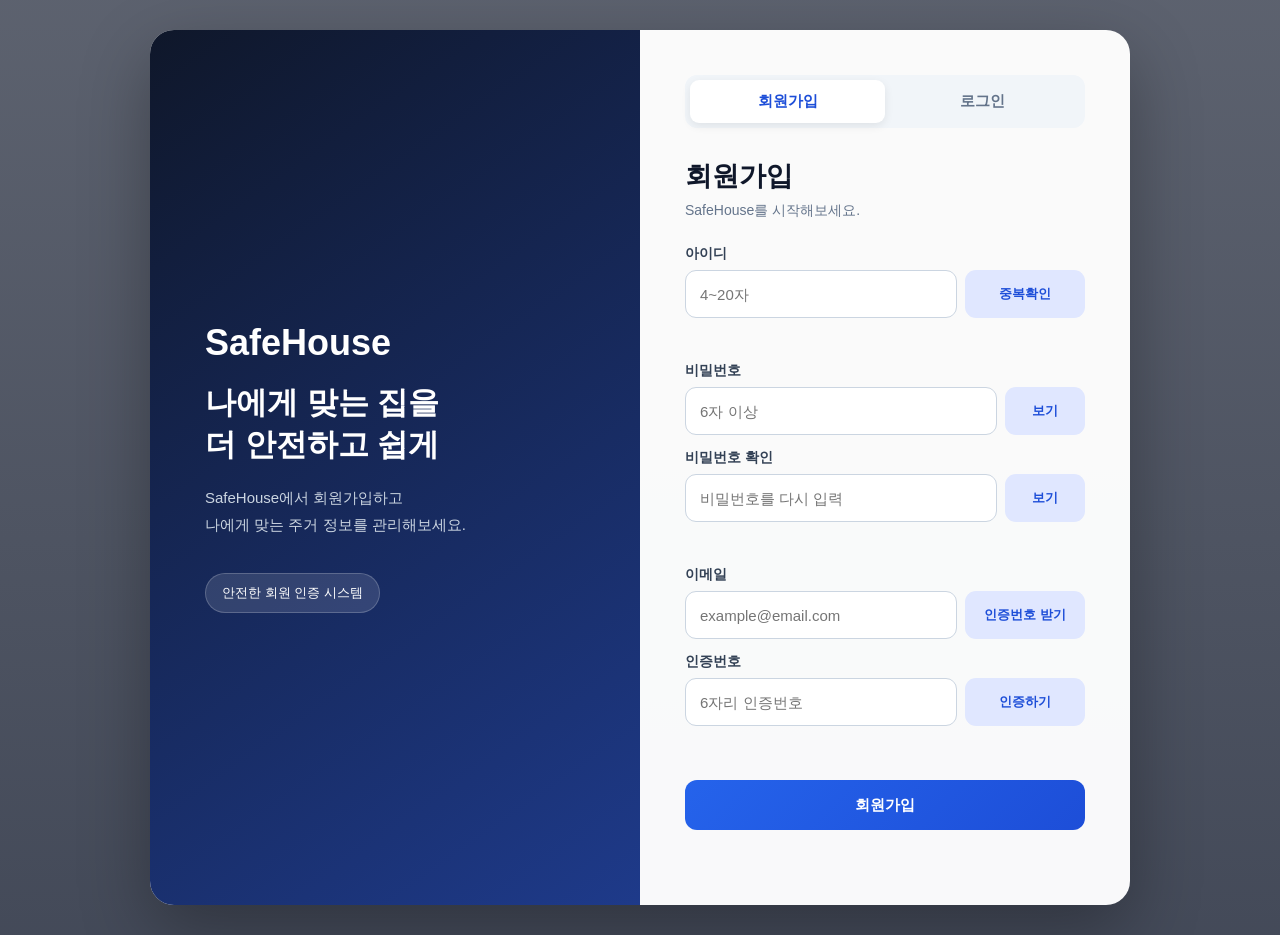
<file: src/main/resources/static/index.html>
<!DOCTYPE html>
<html lang="ko">

<head>
    <meta charset="UTF-8">
    <meta name="viewport" content="width=device-width, initial-scale=1.0">
    <title>SafeHouse</title>

    <style>
        * {
            box-sizing: border-box;
            margin: 0;
            padding: 0;
        }

        body {
            font-family: Arial, sans-serif;
            min-height: 100vh;
            background:
                linear-gradient(
                    rgba(15, 23, 42, 0.68),
                    rgba(15, 23, 42, 0.78)
                ),
                url("https://images.unsplash.com/photo-1564013799919-ab600027ffc6?auto=format&fit=crop&w=1600&q=80");
            background-size: cover;
            background-position: center;
            display: flex;
            align-items: center;
            justify-content: center;
            padding: 30px;
        }

        .container {
            width: 100%;
            max-width: 980px;
            min-height: 620px;
            display: grid;
            grid-template-columns: 1fr 1fr;
            background: rgba(255, 255, 255, 0.97);
            border-radius: 24px;
            overflow: hidden;
            box-shadow: 0 25px 70px rgba(0, 0, 0, 0.30);
        }

        .intro {
            padding: 55px;
            background:
                linear-gradient(
                    145deg,
                    #0f172a,
                    #1e3a8a
                );
            color: white;
            display: flex;
            flex-direction: column;
            justify-content: center;
        }

        .logo {
            font-size: 36px;
            font-weight: 800;
            margin-bottom: 18px;
        }

        .intro h2 {
            font-size: 31px;
            line-height: 1.35;
            margin-bottom: 18px;
        }

        .intro p {
            color: #cbd5e1;
            line-height: 1.8;
            font-size: 15px;
        }

        .badge {
            margin-top: 35px;
            display: inline-block;
            width: fit-content;
            padding: 10px 16px;
            background: rgba(255, 255, 255, 0.12);
            border: 1px solid rgba(255, 255, 255, 0.2);
            border-radius: 999px;
            font-size: 13px;
        }

        .form-area {
            padding: 45px;
            overflow-y: auto;
        }

        .tabs {
            display: flex;
            background: #f1f5f9;
            border-radius: 12px;
            padding: 5px;
            margin-bottom: 30px;
        }

        .tab {
            flex: 1;
            border: none;
            background: transparent;
            padding: 12px;
            border-radius: 9px;
            cursor: pointer;
            font-size: 15px;
            font-weight: 700;
            color: #64748b;
        }

        .tab.active {
            background: white;
            color: #1d4ed8;
            box-shadow: 0 3px 10px rgba(0, 0, 0, 0.08);
        }

        .form-section {
            display: none;
        }

        .form-section.active {
            display: block;
        }

        h1 {
            font-size: 27px;
            color: #0f172a;
            margin-bottom: 8px;
        }

        .subtitle {
            font-size: 14px;
            color: #64748b;
            margin-bottom: 25px;
        }

        .label {
            display: block;
            margin-top: 14px;
            margin-bottom: 7px;
            color: #334155;
            font-size: 14px;
            font-weight: 700;
        }

        input {
            width: 100%;
            height: 48px;
            border: 1px solid #cbd5e1;
            border-radius: 11px;
            padding: 0 14px;
            font-size: 15px;
            outline: none;
            transition: 0.2s;
        }

        input:focus {
            border-color: #2563eb;
            box-shadow: 0 0 0 3px rgba(37, 99, 235, 0.12);
        }

        .username-row {
            display: grid;
            grid-template-columns: 1fr 120px;
            gap: 8px;
        }

        .password-row {
            display: grid;
            grid-template-columns: 1fr 80px;
            gap: 8px;
        }

        .email-row {
            display: grid;
            grid-template-columns: 1fr 120px;
            gap: 8px;
        }

        .code-row {
            display: grid;
            grid-template-columns: 1fr 120px;
            gap: 8px;
        }

        button {
            border: none;
            cursor: pointer;
        }

        .small-btn {
            height: 48px;
            border-radius: 11px;
            background: #e0e7ff;
            color: #1d4ed8;
            font-weight: 700;
        }

        .small-btn:hover {
            background: #c7d2fe;
        }

        .main-btn {
            width: 100%;
            height: 50px;
            margin-top: 24px;
            border-radius: 12px;
            background:
                linear-gradient(
                    135deg,
                    #2563eb,
                    #1d4ed8
                );
            color: white;
            font-size: 15px;
            font-weight: 800;
            transition: 0.2s;
        }

        .main-btn:hover {
            transform: translateY(-1px);
            box-shadow:
                0 8px 18px rgba(37, 99, 235, 0.25);
        }

        .naver-btn {
            width: 100%;
            height: 50px;
            margin-top: 12px;
            border-radius: 12px;
            background: #03c75a;
            color: white;
            font-size: 15px;
            font-weight: 800;
            transition: 0.2s;
        }

        .naver-btn:hover {
            opacity: 0.9;
            transform: translateY(-1px);
        }

        .divider {
            display: flex;
            align-items: center;
            margin-top: 20px;
            margin-bottom: 8px;
            color: #94a3b8;
            font-size: 12px;
        }

        .divider::before,
        .divider::after {
            content: "";
            flex: 1;
            height: 1px;
            background: #e2e8f0;
        }

        .divider span {
            padding: 0 12px;
        }

        .message {
            min-height: 20px;
            margin-top: 10px;
            font-size: 13px;
            color: #475569;
        }

        .success {
            color: #15803d;
        }

        .error {
            color: #dc2626;
        }

        @media (max-width: 800px) {
            .container {
                grid-template-columns: 1fr;
                max-width: 520px;
            }

            .intro {
                padding: 35px;
            }

            .form-area {
                padding: 35px;
            }
        }
    </style>
</head>

<body>

<div class="container">

    <div class="intro">

        <div class="logo">
            SafeHouse
        </div>

        <h2>
            나에게 맞는 집을<br>
            더 안전하고 쉽게
        </h2>

        <p>
            SafeHouse에서 회원가입하고<br>
            나에게 맞는 주거 정보를 관리해보세요.
        </p>

        <div class="badge">
            안전한 회원 인증 시스템
        </div>

    </div>


    <div class="form-area">

        <div class="tabs">

            <button
                class="tab active"
                onclick="showSignup()">

                회원가입

            </button>

            <button
                class="tab"
                onclick="showLogin()">

                로그인

            </button>

        </div>


        <!-- 회원가입 -->

        <div
            id="signupSection"
            class="form-section active">

            <h1>
                회원가입
            </h1>

            <p class="subtitle">
                SafeHouse를 시작해보세요.
            </p>


            <!-- 아이디 -->

            <label class="label">
                아이디
            </label>

            <div class="username-row">

                <input
                    id="signupUsername"
                    placeholder="4~20자"
                    oninput="resetUsernameCheck()">

                <button
                    type="button"
                    class="small-btn"
                    onclick="checkUsername()">

                    중복확인

                </button>

            </div>

            <div
                id="usernameMessage"
                class="message">
            </div>


            <!-- 비밀번호 -->

            <label class="label">
                비밀번호
            </label>

            <div class="password-row">

                <input
                    id="signupPassword"
                    type="password"
                    placeholder="6자 이상"
                    oninput="checkPasswordMatch()">

                <button
                    type="button"
                    class="small-btn"
                    onclick="toggleSignupPassword(event)">

                    보기

                </button>

            </div>


            <!-- 비밀번호 확인 -->

            <label class="label">
                비밀번호 확인
            </label>

            <div class="password-row">

                <input
                    id="signupPasswordConfirm"
                    type="password"
                    placeholder="비밀번호를 다시 입력"
                    oninput="checkPasswordMatch()">

                <button
                    type="button"
                    class="small-btn"
                    onclick="toggleSignupPasswordConfirm(event)">

                    보기

                </button>

            </div>

            <div
                id="passwordMessage"
                class="message">
            </div>


            <!-- 이메일 -->

            <label class="label">
                이메일
            </label>

            <div class="email-row">

                <input
                    id="signupEmail"
                    type="email"
                    placeholder="example@email.com">

                <button
                    type="button"
                    class="small-btn"
                    onclick="sendVerificationCode()">

                    인증번호 받기

                </button>

            </div>


            <!-- 인증번호 -->

            <label class="label">
                인증번호
            </label>

            <div class="code-row">

                <input
                    id="verificationCode"
                    placeholder="6자리 인증번호">

                <button
                    type="button"
                    class="small-btn"
                    onclick="verifyEmail()">

                    인증하기

                </button>

            </div>

            <div
                id="emailMessage"
                class="message">
            </div>


            <button
                class="main-btn"
                onclick="signup()">

                회원가입

            </button>

            <div
                id="signupMessage"
                class="message">
            </div>

        </div>


        <!-- 로그인 -->

        <div
            id="loginSection"
            class="form-section">

            <h1>
                로그인
            </h1>

            <p class="subtitle">
                SafeHouse에 다시 오신 것을 환영합니다.
            </p>


            <label class="label">
                아이디
            </label>

            <input
                id="loginUsername"
                placeholder="아이디">


            <label class="label">
                비밀번호
            </label>

            <div class="password-row">

                <input
                    id="loginPassword"
                    type="password"
                    placeholder="비밀번호">

                <button
                    type="button"
                    class="small-btn"
                    onclick="toggleLoginPassword(event)">

                    보기

                </button>

            </div>


            <button
                class="main-btn"
                onclick="login()">

                로그인

            </button>


            <div class="divider">
                <span>또는</span>
            </div>


            <button
                class="naver-btn"
                onclick="naverLogin()">

                네이버로 로그인

            </button>


            <div
                id="loginMessage"
                class="message">
            </div>

        </div>

    </div>

</div>


<script>

let usernameChecked = false;


// 회원가입 화면

function showSignup() {

    document
        .getElementById("signupSection")
        .classList.add("active");

    document
        .getElementById("loginSection")
        .classList.remove("active");

    document
        .querySelectorAll(".tab")[0]
        .classList.add("active");

    document
        .querySelectorAll(".tab")[1]
        .classList.remove("active");
}


// 로그인 화면

function showLogin() {

    document
        .getElementById("loginSection")
        .classList.add("active");

    document
        .getElementById("signupSection")
        .classList.remove("active");

    document
        .querySelectorAll(".tab")[1]
        .classList.add("active");

    document
        .querySelectorAll(".tab")[0]
        .classList.remove("active");
}


// 메시지 표시

function setMessage(
    elementId,
    message,
    success
) {

    const element =
        document.getElementById(elementId);

    element.innerText = message || "";

    element.classList.remove(
        "success",
        "error"
    );

    element.classList.add(
        success ? "success" : "error"
    );
}


// 아이디가 변경되면 중복확인 취소

function resetUsernameCheck() {

    usernameChecked = false;

    const message =
        document.getElementById(
            "usernameMessage"
        );

    message.innerText = "";
}


// 아이디 중복 확인

async function checkUsername() {

    const username =
        document
            .getElementById(
                "signupUsername"
            )
            .value
            .trim();

    if (username.length < 4) {

        usernameChecked = false;

        setMessage(
            "usernameMessage",
            "아이디는 4자 이상 입력해주세요.",
            false
        );

        return;
    }

    if (username.length > 20) {

        usernameChecked = false;

        setMessage(
            "usernameMessage",
            "아이디는 20자 이하로 입력해주세요.",
            false
        );

        return;
    }

    try {

        const response =
            await fetch(
                "/api/users/check-username?username="
                + encodeURIComponent(username)
            );

        const data =
            await response.json();

        if (
            response.ok
            && data.success
            && data.data
            && data.data.available
        ) {

            usernameChecked = true;

            setMessage(
                "usernameMessage",
                data.message ||
                    "사용 가능한 아이디입니다.",
                true
            );

        } else {

            usernameChecked = false;

            setMessage(
                "usernameMessage",
                data.message ||
                    "이미 사용 중인 아이디입니다.",
                false
            );
        }

    } catch (error) {

        usernameChecked = false;

        setMessage(
            "usernameMessage",
            "아이디 중복확인 중 오류가 발생했습니다.",
            false
        );
    }
}


// 회원가입 비밀번호 보기 / 숨기기

function toggleSignupPassword(event) {

    const passwordInput =
        document.getElementById(
            "signupPassword"
        );

    const button =
        event.currentTarget;

    if (passwordInput.type === "password") {

        passwordInput.type = "text";

        button.innerText = "숨기기";

    } else {

        passwordInput.type = "password";

        button.innerText = "보기";
    }
}


// 비밀번호 확인 보기 / 숨기기

function toggleSignupPasswordConfirm(event) {

    const passwordInput =
        document.getElementById(
            "signupPasswordConfirm"
        );

    const button =
        event.currentTarget;

    if (passwordInput.type === "password") {

        passwordInput.type = "text";

        button.innerText = "숨기기";

    } else {

        passwordInput.type = "password";

        button.innerText = "보기";
    }
}


// 비밀번호 일치 확인

function checkPasswordMatch() {

    const password =
        document.getElementById(
            "signupPassword"
        ).value;

    const passwordConfirm =
        document.getElementById(
            "signupPasswordConfirm"
        ).value;

    const message =
        document.getElementById(
            "passwordMessage"
        );

    if (passwordConfirm === "") {

        message.innerText = "";

        message.classList.remove(
            "success",
            "error"
        );

        return false;
    }

    if (password === passwordConfirm) {

        setMessage(
            "passwordMessage",
            "비밀번호가 일치합니다.",
            true
        );

        return true;

    } else {

        setMessage(
            "passwordMessage",
            "비밀번호가 일치하지 않습니다.",
            false
        );

        return false;
    }
}


// 로그인 비밀번호 보기 / 숨기기

function toggleLoginPassword(event) {

    const passwordInput =
        document.getElementById(
            "loginPassword"
        );

    const button =
        event.currentTarget;

    if (passwordInput.type === "password") {

        passwordInput.type = "text";

        button.innerText = "숨기기";

    } else {

        passwordInput.type = "password";

        button.innerText = "보기";
    }
}


// 네이버 로그인 성공 후 SafeHouse로 돌아왔는지 확인

window.addEventListener(
    "DOMContentLoaded",

    function () {

        const naverLoginSuccess =
            localStorage.getItem(
                "naverLoginSuccess"
            );

        if (naverLoginSuccess === "true") {

            const username =
                localStorage.getItem(
                    "username"
                );

            showLogin();

            setMessage(
                "loginMessage",
                "네이버 로그인 성공! "
                    + username
                    + "님",
                true
            );

            localStorage.removeItem(
                "naverLoginSuccess"
            );
        }
    }
);


// 이메일 인증번호 전송

async function sendVerificationCode() {

    const email =
        document
            .getElementById(
                "signupEmail"
            )
            .value;

    try {

        const response =
            await fetch(
                "/api/email/send",
                {
                    method: "POST",

                    headers: {
                        "Content-Type":
                            "application/json"
                    },

                    body: JSON.stringify({
                        email: email
                    })
                }
            );

        const data =
            await response.json();

        setMessage(
            "emailMessage",
            data.message,
            response.ok && data.success
        );

    } catch (error) {

        setMessage(
            "emailMessage",
            "인증번호 전송 중 오류가 발생했습니다.",
            false
        );
    }
}


// 이메일 인증

async function verifyEmail() {

    const email =
        document
            .getElementById(
                "signupEmail"
            )
            .value;

    const code =
        document
            .getElementById(
                "verificationCode"
            )
            .value;

    try {

        const response =
            await fetch(
                "/api/email/verify",
                {
                    method: "POST",

                    headers: {
                        "Content-Type":
                            "application/json"
                    },

                    body: JSON.stringify({
                        email: email,
                        code: code
                    })
                }
            );

        const data =
            await response.json();

        const success =
            response.ok &&
            data.success;

        setMessage(
            "emailMessage",
            data.message,
            success
        );

    } catch (error) {

        setMessage(
            "emailMessage",
            "이메일 인증 중 오류가 발생했습니다.",
            false
        );
    }
}


// 회원가입

async function signup() {

    if (!usernameChecked) {

        setMessage(
            "signupMessage",
            "아이디 중복확인을 먼저 해주세요.",
            false
        );

        return;
    }

    const username =
        document
            .getElementById(
                "signupUsername"
            )
            .value
            .trim();

    const password =
        document
            .getElementById(
                "signupPassword"
            )
            .value;

    const passwordConfirm =
        document
            .getElementById(
                "signupPasswordConfirm"
            )
            .value;

    const email =
        document
            .getElementById(
                "signupEmail"
            )
            .value;


    if (password.length < 6) {

        setMessage(
            "signupMessage",
            "비밀번호는 6자 이상 입력해주세요.",
            false
        );

        return;
    }


    if (passwordConfirm === "") {

        setMessage(
            "signupMessage",
            "비밀번호 확인을 입력해주세요.",
            false
        );

        return;
    }


    if (password !== passwordConfirm) {

        setMessage(
            "signupMessage",
            "비밀번호가 일치하지 않습니다.",
            false
        );

        return;
    }


    try {

        const response =
            await fetch(
                "/api/users/signup",
                {
                    method: "POST",

                    headers: {
                        "Content-Type":
                            "application/json"
                    },

                    body: JSON.stringify({
                        username: username,
                        password: password,
                        email: email
                    })
                }
            );

        const data =
            await response.json();

        if (
            response.ok
            && data.success
        ) {

            setMessage(
                "signupMessage",
                data.message ||
                    "회원가입 성공! 이제 로그인해주세요.",
                true
            );

            usernameChecked = false;

        } else {

            setMessage(
                "signupMessage",
                data.message ||
                    "회원가입에 실패했습니다.",
                false
            );
        }

    } catch (error) {

        setMessage(
            "signupMessage",
            "회원가입 중 오류가 발생했습니다.",
            false
        );
    }
}


// 일반 로그인

async function login() {

    const username =
        document
            .getElementById(
                "loginUsername"
            )
            .value;

    const password =
        document
            .getElementById(
                "loginPassword"
            )
            .value;

    try {

        const response =
            await fetch(
                "/api/users/login",
                {
                    method: "POST",

                    headers: {
                        "Content-Type":
                            "application/json"
                    },

                    body: JSON.stringify({
                        username: username,
                        password: password
                    })
                }
            );

        const data =
            await response.json();

        if (
            response.ok
            && data.success
            && data.data
        ) {

            // Access Token 저장
            localStorage.setItem(
                "token",
                data.data.token
            );

            // Refresh Token 저장
            localStorage.setItem(
                "refreshToken",
                data.data.refreshToken
            );

            // 사용자 아이디 저장
            localStorage.setItem(
                "username",
                data.data.username
            );

            setMessage(
                "loginMessage",
                "로그인 성공! "
                    + data.data.username
                    + "님",
                true
            );

        } else {

            setMessage(
                "loginMessage",
                data.message ||
                    "로그인에 실패했습니다.",
                false
            );
        }

    } catch (error) {

        setMessage(
            "loginMessage",
            "로그인 중 오류가 발생했습니다.",
            false
        );
    }
}


// Access Token 재발급

async function refreshAccessToken() {

    const refreshToken =
        localStorage.getItem(
            "refreshToken"
        );

    if (!refreshToken) {

        return null;
    }

    try {

        const response =
            await fetch(
                "/api/users/refresh",
                {
                    method: "POST",

                    headers: {
                        "Content-Type":
                            "application/json"
                    },

                    body: JSON.stringify({
                        refreshToken: refreshToken
                    })
                }
            );

        const data =
            await response.json();

        if (
            response.ok
            && data.success
            && data.data
            && data.data.token
        ) {

            localStorage.setItem(
                "token",
                data.data.token
            );

            return data.data.token;
        }

        localStorage.removeItem(
            "token"
        );

        localStorage.removeItem(
            "refreshToken"
        );

        return null;

    } catch (error) {

        return null;
    }
}


// 네이버 로그인

function naverLogin() {

    window.location.href =
        "/api/naver/login";
}

</script>

</body>

</html>
</file>
